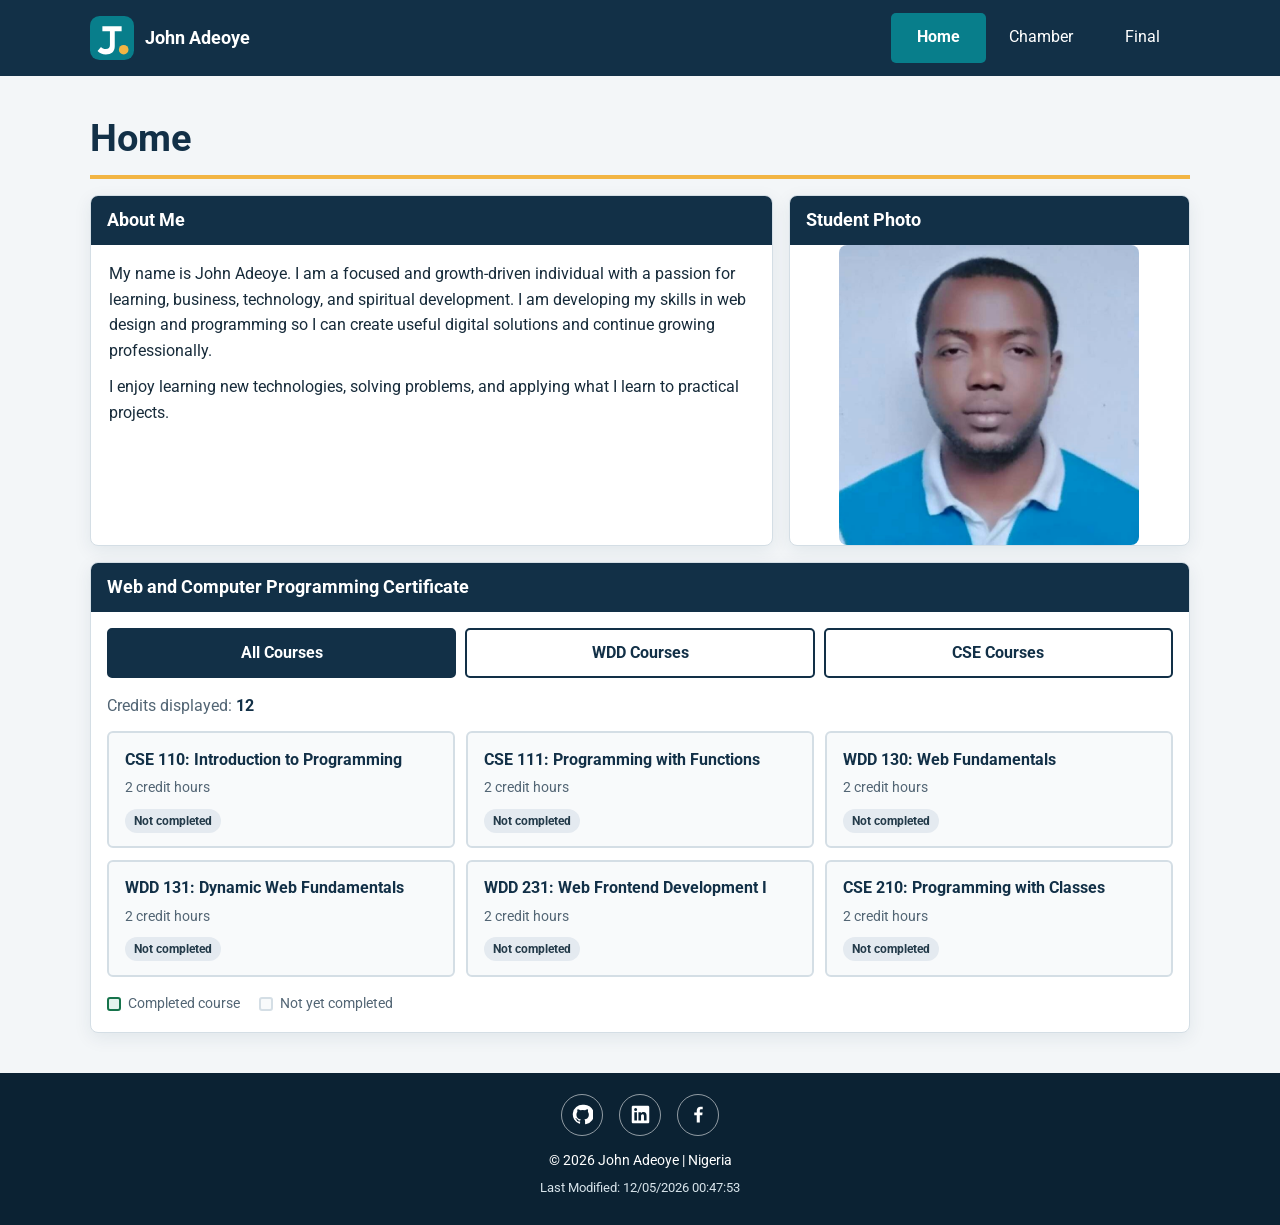
<file: index.html>
<!DOCTYPE html>
<html lang="en">
<head>
  <meta charset="UTF-8">
  <meta name="viewport" content="width=device-width, initial-scale=1.0">
  <meta name="description" content="John Adeoye's WDD 231 course home page, showcasing web development learning, projects, and certificate courses.">
  <meta name="author" content="John Adeoye">
  <meta name="theme-color" content="#123047">
  <title>WDD 231 | Course Home | John Adeoye</title>
  <link rel="icon" href="images/logo.svg" type="image/svg+xml">
  <link rel="preconnect" href="https://fonts.googleapis.com">
  <link rel="preconnect" href="https://fonts.gstatic.com" crossorigin>
  <link href="https://fonts.googleapis.com/css2?family=Roboto:wght@400;500;700;900&display=swap" rel="stylesheet">
  <link rel="stylesheet" href="styles/small.css">
  <link rel="stylesheet" href="styles/larger.css">
  <script src="scripts/navigation.js" defer></script>
  <script src="scripts/date.js" defer></script>
  <script src="scripts/courses.js" defer></script>
</head>
<body>
  <header class="site-header">
    <a class="brand" href="index.html" aria-label="John Adeoye home">
      <img src="images/logo.svg" alt="" width="48" height="48">
      <span>John Adeoye</span>
    </a>
    <button class="menu-toggle" id="menu-toggle" type="button" aria-label="Open navigation menu" aria-expanded="false" aria-controls="primary-nav">
      <span class="menu-icon" aria-hidden="true"></span>
    </button>
    <nav id="primary-nav" class="primary-nav" aria-label="Main navigation">
      <a href="index.html" class="active" aria-current="page">Home</a>
      <a href="chamber/index.html">Chamber</a>
      <a href="project/index.html">Final</a>
    </nav>
  </header>

  <main class="page-main">
    <h1>Home</h1>
    <div class="intro-grid">
      <section class="panel about-panel">
        <h2>About Me</h2>
        <div class="about-content">
          <p>My name is John Adeoye. I am a focused and growth-driven individual with a passion for learning, business, technology, and spiritual development. I am developing my skills in web design and programming so I can create useful digital solutions and continue growing professionally.</p>
          <p>I enjoy learning new technologies, solving problems, and applying what I learn to practical projects.</p>
        </div>
      </section>

      <section class="panel photo-panel">
        <h2>Student Photo</h2>
        <img
        src="images/profile.webp"
        alt="Portrait of John Adeoye"
        class="student-photo"
        width="300"
        height="300"
      >
    </section>
    </div>

    <section class="panel certificate-panel">
      <h2>Web and Computer Programming Certificate</h2>
      <div class="course-filters" role="group" aria-label="Filter courses">
        <button class="filter-button selected" type="button" data-filter="all" aria-pressed="true">All Courses</button>
        <button class="filter-button" type="button" data-filter="WDD" aria-pressed="false">WDD Courses</button>
        <button class="filter-button" type="button" data-filter="CSE" aria-pressed="false">CSE Courses</button>
      </div>
      <p class="credit-summary" aria-live="polite">Credits displayed: <strong id="credit-total">0</strong></p>
      <div id="course-list" class="course-grid" aria-live="polite">
        <p>Loading courses…</p>
      </div>
      <p class="completion-note"><span class="completion-key" aria-hidden="true"></span> Completed course <span class="pending-key" aria-hidden="true"></span> Not yet completed</p>
    </section>
  </main>

  <footer class="site-footer">
    <nav class="social-links" aria-label="Social media links">
      <a href="https://github.com/adeoyej1" target="_blank" rel="noopener noreferrer" aria-label="GitHub profile">
        <svg viewBox="0 0 24 24" aria-hidden="true"><path d="M12 .9a11.1 11.1 0 0 0-3.51 21.63c.56.1.76-.24.76-.54v-2.1c-3.1.67-3.76-1.32-3.76-1.32-.5-1.28-1.24-1.62-1.24-1.62-1.01-.69.08-.68.08-.68 1.12.08 1.71 1.15 1.71 1.15 1 .1.75 2.02 3.4 1.52.1-.72.4-1.2.72-1.48-2.47-.28-5.07-1.24-5.07-5.5 0-1.22.44-2.21 1.15-2.99-.12-.28-.5-1.42.11-2.95 0 0 .94-.3 3.05 1.14a10.6 10.6 0 0 1 5.55 0c2.12-1.44 3.05-1.14 3.05-1.14.61 1.53.23 2.67.12 2.95.71.78 1.14 1.77 1.14 2.99 0 4.27-2.6 5.22-5.08 5.5.4.35.76 1.02.76 2.06v3.07c0 .3.2.65.77.54A11.1 11.1 0 0 0 12 .9Z"/></svg>
      </a>
      <a href="https://www.linkedin.com/in/johnadeoye55/" target="_blank" rel="noopener noreferrer" aria-label="LinkedIn profile">
        <svg viewBox="0 0 24 24" aria-hidden="true"><path d="M20.45 2H3.55C2.69 2 2 2.68 2 3.52v16.96c0 .84.69 1.52 1.55 1.52h16.9c.86 0 1.55-.68 1.55-1.52V3.52c0-.84-.69-1.52-1.55-1.52ZM7.93 18.9H4.96V9.34h2.97v9.56ZM6.44 8.03a1.72 1.72 0 1 1 0-3.44 1.72 1.72 0 0 1 0 3.44Zm12.5 10.87h-2.97v-4.65c0-1.11-.02-2.54-1.55-2.54-1.55 0-1.79 1.21-1.79 2.46v4.73H9.66V9.34h2.85v1.31h.04c.4-.75 1.37-1.55 2.82-1.55 3.01 0 3.57 1.98 3.57 4.55v5.25Z"/></svg>
      </a>
      <a href="https://www.facebook.com/" target="_blank" rel="noopener noreferrer" aria-label="Facebook">
        <svg viewBox="0 0 24 24" aria-hidden="true"><path d="M13.5 21v-8.2h2.76l.41-3.2H13.5V7.56c0-.93.26-1.56 1.6-1.56h1.7V3.14c-.3-.04-1.34-.14-2.55-.14-2.52 0-4.25 1.54-4.25 4.37V9.6H7.15v3.2H10V21h3.5Z"/></svg>
      </a>
    </nav>
    <p class="copyright">© <span id="currentyear"></span> John Adeoye | Nigeria</p>
    <p class="modified">Last Modified: <span id="lastModified"></span></p>
  </footer>
</body>
</html>
</file>
<file: styles/small.css>
/* Mobile-first styles */
:root {
  --navy: #123047;
  --navy-dark: #0b2233;
  --teal: #087e8b;
  --gold: #f2b544;
  --ink: #172b3a;
  --muted: #526574;
  --paper: #f3f6f8;
  --white: #ffffff;
  --border: #d4dee5;
  --success-bg: #e3f3ed;
  --success-border: #16734b;
  --shadow: 0 5px 18px rgba(18, 48, 71, .08);
}
* { box-sizing: border-box; }
html { scroll-behavior: smooth; }
body {
  margin: 0;
  min-width: 320px;
  background: var(--paper);
  color: var(--ink);
  font-family: "Roboto", Arial, sans-serif;
  line-height: 1.6;
}
a { color: inherit; }
.site-header {
  background: var(--navy);
  color: var(--white);
  display: flex;
  align-items: center;
  justify-content: space-between;
  gap: 1rem;
  padding: .7rem max(1rem, calc((100% - 1100px) / 2));
  min-height: 76px;
}
.brand {
  display: inline-flex;
  align-items: center;
  gap: .7rem;
  color: var(--white);
  text-decoration: none;
  font-size: 1.15rem;
  font-weight: 700;
}
.brand img { display: block; width: 44px; height: 44px; }
.menu-toggle {
  width: 46px;
  height: 42px;
  border: 1px solid rgba(255,255,255,.5);
  border-radius: 6px;
  background: transparent;
  color: var(--white);
  cursor: pointer;
  display: grid;
  place-items: center;
}
.menu-icon, .menu-icon::before, .menu-icon::after {
  display: block;
  width: 22px;
  height: 2px;
  background: currentColor;
  position: relative;
  transition: transform .18s ease;
}
.menu-icon::before, .menu-icon::after { content: ""; position: absolute; left: 0; }
.menu-icon::before { top: -7px; }
.menu-icon::after { top: 7px; }
.menu-toggle[aria-expanded="true"] .menu-icon { background: transparent; }
.menu-toggle[aria-expanded="true"] .menu-icon::before { transform: translateY(7px) rotate(45deg); }
.menu-toggle[aria-expanded="true"] .menu-icon::after { transform: translateY(-7px) rotate(-45deg); }
.primary-nav {
  display: none;
  position: absolute;
  z-index: 5;
  top: 76px;
  left: 0;
  right: 0;
  background: var(--navy-dark);
  padding: .5rem 1rem 1rem;
}
.primary-nav.open { display: grid; }
.primary-nav a {
  display: block;
  text-align: center;
  padding: .75rem 1rem;
  text-decoration: none;
  color: var(--white);
  border-radius: 5px;
  border-bottom: 2px solid transparent;
}
.primary-nav a:hover, .primary-nav a:focus-visible {
  background: rgba(255,255,255,.12);
  border-bottom-color: var(--gold);
  outline: none;
}
.primary-nav a.active { background: var(--teal); font-weight: 700; }
.page-main {
  width: min(1100px, 100% - 2rem);
  margin: 1.5rem auto 2.5rem;
}
h1 {
  color: var(--navy);
  font-size: clamp(1.8rem, 5vw, 2.35rem);
  margin: 0 0 1rem;
  padding-bottom: .45rem;
  border-bottom: 4px solid var(--gold);
}
h2 {
  margin: 0;
  padding: .75rem 1rem;
  background: var(--navy);
  color: var(--white);
  font-size: 1.15rem;
  line-height: 1.35;
}

.student-photo {
  width: 100%;
  max-width: 300px;
  height: 300px;
  object-fit: cover;
  display: block;
  margin: 0 auto;
  border-radius: 8px;
}
.panel {
  background: var(--white);
  border: 1px solid var(--border);
  border-radius: 8px;
  overflow: hidden;
  box-shadow: var(--shadow);
}
.intro-grid { display: grid; gap: 1rem; margin-bottom: 1rem; }
.about-content { padding: .35rem 1.1rem 1rem; }
.about-content p { margin: .65rem 0; }
.photo-placeholder {
  min-height: 215px;
  margin: 1rem;
  border-radius: 6px;
  background: linear-gradient(135deg, #dce9ef, #b7cbd5);
  color: var(--navy);
  display: flex;
  flex-direction: column;
  justify-content: center;
  align-items: center;
  text-align: center;
  padding: 1rem;
}
.photo-placeholder span {
  display: grid;
  place-items: center;
  width: 90px;
  height: 90px;
  border-radius: 50%;
  background: var(--navy);
  color: var(--white);
  font-size: 2rem;
  font-weight: 900;
}
.photo-placeholder p { margin: .6rem 0 0; font-size: .9rem; }
.certificate-panel { padding-bottom: 1.1rem; }
.course-filters {
  display: grid;
  grid-template-columns: 1fr;
  gap: .55rem;
  padding: 1rem 1rem .5rem;
}
.filter-button {
  min-height: 44px;
  padding: .65rem .9rem;
  border: 2px solid var(--navy);
  border-radius: 5px;
  background: var(--white);
  color: var(--navy);
  font: inherit;
  font-weight: 700;
  cursor: pointer;
}
.filter-button:hover, .filter-button:focus-visible {
  background: #e8f1f5;
  outline: 3px solid #9bcbd0;
  outline-offset: 2px;
}
.filter-button.selected { background: var(--navy); color: var(--white); }
.credit-summary { margin: .4rem 1rem .8rem; color: var(--muted); }
.credit-summary strong { color: var(--navy); }
.course-grid { display: grid; grid-template-columns: 1fr; gap: .7rem; padding: 0 1rem; }
.course-card {
  border: 2px solid var(--border);
  border-radius: 6px;
  background: #f8fafb;
  padding: .85rem 1rem;
  display: flex;
  flex-direction: column;
  gap: .25rem;
  min-width: 0;
}
.course-card.completed { background: var(--success-bg); border-color: var(--success-border); }
.course-card h3 { margin: 0; color: var(--navy); font-size: 1rem; }
.course-card p { margin: 0; color: var(--muted); font-size: .9rem; }
.course-status { align-self: flex-start; margin-top: .35rem; padding: .12rem .55rem; border-radius: 20px; background: #e4eaf0; color: #243b4a; font-size: .78rem; font-weight: 700; }
.completed .course-status { background: #c6e7d8; color: #104d34; }
.completion-note { display: flex; align-items: center; flex-wrap: wrap; gap: .45rem; margin: 1rem 1rem 0; font-size: .85rem; color: var(--muted); }
.completion-key, .pending-key { display: inline-block; width: 14px; height: 14px; border-radius: 3px; border: 2px solid var(--success-border); background: var(--success-bg); }
.pending-key { margin-left: .7rem; border-color: var(--border); background: #f8fafb; }
.site-footer {
  background: var(--navy-dark);
  color: var(--white);
  text-align: center;
  padding: 1.3rem 1rem;
  font-size: .9rem;
}
.site-footer p { margin: .35rem 0; overflow-wrap: anywhere; }
.social-links { display: flex; justify-content: center; gap: 1rem; margin-bottom: .8rem; }
.social-links a {
  display: grid;
  place-items: center;
  width: 42px;
  height: 42px;
  border: 1px solid rgba(255,255,255,.55);
  border-radius: 50%;
  color: var(--white);
}
.social-links a:hover, .social-links a:focus-visible { background: var(--teal); outline: 2px solid var(--gold); outline-offset: 2px; }
.social-links svg { width: 21px; height: 21px; fill: currentColor; }
.modified { color: #d7e3ea; font-size: .82rem; }
@media (prefers-reduced-motion: reduce) {
  html { scroll-behavior: auto; }
  *, *::before, *::after { transition-duration: .01ms !important; }
}
</file>
<file: styles/larger.css>
/* Larger-screen layout and navigation */
@media screen and (min-width: 700px) {
  .site-header { padding-left: max(1.5rem, calc((100% - 1100px) / 2)); padding-right: max(1.5rem, calc((100% - 1100px) / 2)); }
  .menu-toggle { display: none; }
  .primary-nav {
    display: flex;
    align-items: center;
    gap: .4rem;
    position: static;
    padding: 0;
    background: transparent;
  }
  .primary-nav a { min-width: 95px; padding: .7rem 1rem; }
  .intro-grid { grid-template-columns: minmax(0, 1.7fr) minmax(230px, 1fr); align-items: stretch; }
  .photo-placeholder { min-height: 250px; }
  .course-filters { grid-template-columns: repeat(3, minmax(0, 1fr)); }
  .course-grid { grid-template-columns: repeat(2, minmax(0, 1fr)); }
}
@media screen and (min-width: 1000px) {
  .course-grid { grid-template-columns: repeat(3, minmax(0, 1fr)); }
  .page-main { margin-top: 2rem; }
}
</file>
